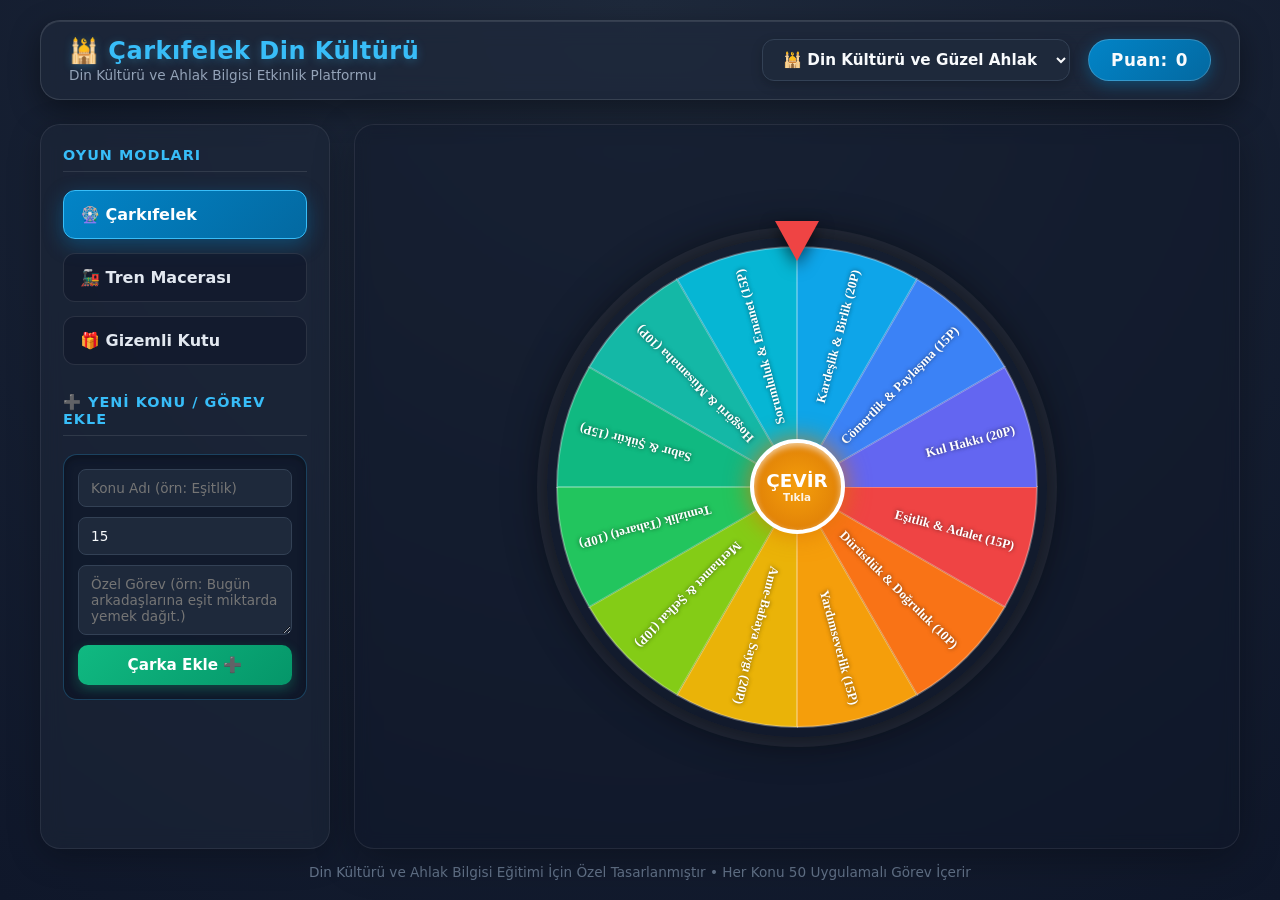
<file: index.html>
<!DOCTYPE html>
<html lang="tr">
<head>
    <meta charset="UTF-8">
    <meta name="viewport" content="width=device-width, initial-scale=1.0">
    <title>Çarkıfelek</title>
    <style>
        /* --- GENEL AYARLAR VE SIFIRLAMA --- */
        * {
            box-sizing: border-box;
            margin: 0;
            padding: 0;
            font-family: 'Segoe UI', system-ui, -apple-system, BlinkMacSystemFont, Roboto, sans-serif;
            user-select: none;
        }

        /* Özel Kaydırma Çubuğu */
        ::-webkit-scrollbar {
            width: 8px;
        }
        ::-webkit-scrollbar-track {
            background: rgba(15, 23, 42, 0.6);
        }
        ::-webkit-scrollbar-thumb {
            background: #0284c7;
            border-radius: 4px;
        }

        body {
            background: radial-gradient(circle at top, #1e293b 0%, #0f172a 100%);
            color: #f8fafc;
            min-height: 100vh;
            display: flex;
            flex-direction: column;
            align-items: center;
            padding: 20px 15px;
            overflow-x: hidden;
        }

        /* --- ÜST BİLGİ VE KONTROL ALANI (HEADER) --- */
        header {
            width: 100%;
            max-width: 1200px;
            display: flex;
            justify-content: space-between;
            align-items: center;
            background: rgba(30, 41, 59, 0.7);
            backdrop-filter: blur(12px);
            -webkit-backdrop-filter: blur(12px);
            padding: 16px 28px;
            border-radius: 20px;
            border: 1px solid rgba(255, 255, 255, 0.12);
            box-shadow: 0 10px 30px rgba(0, 0, 0, 0.4), inset 0 1px 0 rgba(255, 255, 255, 0.1);
            margin-bottom: 24px;
        }

        .title-box h1 {
            font-size: 1.5rem;
            color: #38bdf8;
            letter-spacing: 0.5px;
            display: flex;
            align-items: center;
            gap: 10px;
            text-shadow: 0 2px 10px rgba(56, 189, 248, 0.3);
        }

        .title-box p {
            font-size: 0.85rem;
            color: #94a3b8;
            margin-top: 2px;
        }

        .header-controls {
            display: flex;
            gap: 18px;
            align-items: center;
        }

        select {
            background: #1e293b;
            color: #f8fafc;
            border: 1.5px solid #334155;
            padding: 10px 16px;
            border-radius: 12px;
            font-size: 0.95rem;
            font-weight: 600;
            outline: none;
            cursor: pointer;
            transition: all 0.25s ease;
            box-shadow: 0 4px 12px rgba(0,0,0,0.2);
        }

        select:hover, select:focus {
            border-color: #38bdf8;
            box-shadow: 0 0 15px rgba(56, 189, 248, 0.3);
        }

        .score-board {
            background: linear-gradient(135deg, #0284c7 0%, #0369a1 100%);
            padding: 10px 22px;
            border-radius: 30px;
            font-weight: 800;
            font-size: 1.05rem;
            letter-spacing: 0.5px;
            border: 1px solid rgba(255, 255, 255, 0.2);
            box-shadow: 0 4px 15px rgba(2, 132, 199, 0.4);
            display: flex;
            align-items: center;
            gap: 8px;
        }

        /* --- ANA DÜZEN (LAYOUT) --- */
        .main-layout {
            display: flex;
            width: 100%;
            max-width: 1200px;
            flex: 1;
            gap: 24px;
        }

        /* --- SOL YAN MENÜ (SIDEBAR) --- */
        .sidebar {
            width: 290px;
            background: rgba(30, 41, 59, 0.5);
            backdrop-filter: blur(10px);
            border-radius: 20px;
            border: 1px solid rgba(255, 255, 255, 0.08);
            padding: 22px;
            display: flex;
            flex-direction: column;
            gap: 14px;
            box-shadow: 0 8px 32px rgba(0, 0, 0, 0.25);
        }

        .sidebar h3 {
            font-size: 0.9rem;
            color: #38bdf8;
            letter-spacing: 1px;
            text-transform: uppercase;
            border-bottom: 1px solid rgba(255, 255, 255, 0.1);
            padding-bottom: 8px;
            margin-bottom: 4px;
        }

        .mode-btn {
            background: rgba(15, 23, 42, 0.6);
            border: 1px solid rgba(255, 255, 255, 0.1);
            color: #e2e8f0;
            padding: 14px 16px;
            border-radius: 12px;
            font-size: 1rem;
            font-weight: 700;
            cursor: pointer;
            text-align: left;
            transition: all 0.25s ease;
            display: flex;
            align-items: center;
            gap: 10px;
        }

        .mode-btn:hover {
            background: rgba(56, 189, 248, 0.15);
            border-color: #38bdf8;
            transform: translateX(4px);
        }

        .mode-btn.active {
            background: linear-gradient(135deg, #0284c7 0%, #0369a1 100%);
            border-color: #38bdf8;
            color: #ffffff;
            box-shadow: 0 6px 20px rgba(2, 132, 199, 0.4);
        }

        /* YENİ KONU EKLEME FORMU */
        .add-topic-box {
            background: rgba(15, 23, 42, 0.7);
            border: 1px solid rgba(56, 189, 248, 0.25);
            border-radius: 14px;
            padding: 14px;
            display: flex;
            flex-direction: column;
            gap: 10px;
            box-shadow: inset 0 2px 8px rgba(0,0,0,0.3);
        }

        .add-topic-box input, .add-topic-box textarea {
            background: #1e293b;
            color: #f8fafc;
            border: 1px solid #334155;
            border-radius: 8px;
            padding: 10px 12px;
            font-size: 0.85rem;
            outline: none;
            width: 100%;
            transition: border-color 0.2s ease;
        }

        .add-topic-box input:focus, .add-topic-box textarea:focus {
            border-color: #38bdf8;
            box-shadow: 0 0 8px rgba(56, 189, 248, 0.25);
        }

        .btn-add-custom {
            background: linear-gradient(135deg, #10b981 0%, #059669 100%);
            color: white;
            border: none;
            padding: 11px;
            border-radius: 10px;
            font-weight: 800;
            font-size: 0.95rem;
            cursor: pointer;
            transition: all 0.25s ease;
            box-shadow: 0 4px 12px rgba(16, 185, 129, 0.3);
        }

        .btn-add-custom:hover {
            transform: translateY(-2px);
            box-shadow: 0 6px 18px rgba(16, 185, 129, 0.5);
        }

        /* --- OYUN EKRANI --- */
        .game-screen {
            flex: 1;
            display: flex;
            justify-content: center;
            align-items: center;
            position: relative;
            background: rgba(15, 23, 42, 0.4);
            backdrop-filter: blur(8px);
            border-radius: 20px;
            border: 1px solid rgba(255, 255, 255, 0.08);
            overflow: hidden;
            min-height: 580px;
            transition: transform 1s cubic-bezier(0.25, 1, 0.5, 1);
            transform-origin: center bottom;
            box-shadow: 0 10px 40px rgba(0, 0, 0, 0.3);
        }

        .game-screen.zoomed {
            transform: scale(2.4) translateY(12%);
        }

        .game-mode {
            display: none;
            width: 100%;
            height: 100%;
            justify-content: center;
            align-items: center;
            flex-direction: column;
        }

        .game-mode.active {
            display: flex;
            animation: fadeIn 0.4s ease-out;
        }

        @keyframes fadeIn {
            from { opacity: 0; transform: scale(0.98); }
            to { opacity: 1; transform: scale(1); }
        }

        /* --- 1. ÇARKIFELEK --- */
        .wheel-wrapper {
            position: relative;
            width: 500px;
            height: 500px;
            display: flex;
            justify-content: center;
            align-items: center;
            margin: 10px 0;
        }

        .pointer {
            position: absolute;
            top: -16px;
            left: 50%;
            transform: translateX(-50%);
            width: 0;
            height: 0;
            border-left: 22px solid transparent;
            border-right: 22px solid transparent;
            border-top: 40px solid #ef4444;
            z-index: 10;
            filter: drop-shadow(0 6px 8px rgba(0,0,0,0.6));
        }

        canvas {
            border-radius: 50%;
            box-shadow: 0 0 40px rgba(0, 0, 0, 0.7), 0 0 0 10px rgba(255, 255, 255, 0.08);
        }

        .spin-btn {
            position: absolute;
            width: 95px;
            height: 95px;
            background: radial-gradient(circle, #f59e0b 0%, #d97706 100%);
            border: 4px solid #ffffff;
            border-radius: 50%;
            color: #ffffff;
            font-weight: 900;
            font-size: 1.15rem;
            display: flex;
            flex-direction: column;
            justify-content: center;
            align-items: center;
            cursor: pointer;
            box-shadow: 0 0 25px rgba(217, 119, 6, 0.8), inset 0 3px 6px rgba(255,255,255,0.6);
            z-index: 5;
            transition: all 0.2s ease;
        }

        .spin-btn:hover {
            transform: scale(1.06);
        }

        .spin-btn:active {
            transform: scale(0.95);
        }

        .spin-btn span {
            font-size: 0.65rem;
            font-weight: 600;
            opacity: 0.9;
        }

        /* --- 2. TREN ANIMASYONU --- */
        .train-world {
            position: relative;
            width: 100%;
            height: 100%;
            display: flex;
            flex-direction: column;
            justify-content: flex-end;
        }

        .railway {
            width: 100%;
            height: 25px;
            background: #334155;
            position: absolute;
            bottom: 60px;
            border-top: 3px solid #94a3b8;
            border-bottom: 3px solid #94a3b8;
            z-index: 2;
        }

        .tunnel {
            position: absolute;
            right: -40px;
            bottom: 62px;
            font-size: 11rem;
            z-index: 10;
            line-height: 0.8;
            text-shadow: -10px 0 20px rgba(0,0,0,0.8);
        }

        .train {
            position: absolute;
            left: -250px;
            bottom: 70px;
            font-size: 6rem;
            z-index: 5;
            transition: transform 3.5s cubic-bezier(0.25, 0.1, 0.25, 1);
        }

        .train.go {
            transform: translateX(1200px);
        }

        .box-drop {
            position: absolute;
            left: 50%;
            top: -250px;
            transform: translateX(-50%);
            font-size: 4rem;
            cursor: pointer;
            transition: top 0.6s cubic-bezier(0.5, 1.5, 0.8, 1), transform 0.3s, opacity 0.3s;
            filter: drop-shadow(0 12px 20px rgba(0,0,0,0.7));
            opacity: 0;
            z-index: 15;
            text-align: center;
        }

        .box-drop.falling {
            top: calc(100% - 150px);
            opacity: 1;
        }

        .box-drop:hover {
            transform: translateX(-50%) scale(1.1);
        }

        .box-drop.opening {
            transform: translateX(-50%) scale(3.5);
            opacity: 0;
            transition: transform 0.8s cubic-bezier(0.25, 1, 0.5, 1), opacity 0.8s ease-out;
            pointer-events: none;
        }

        .start-train-btn {
            background: linear-gradient(135deg, #8b5cf6 0%, #6d28d9 100%);
            color: white;
            border: none;
            padding: 16px 40px;
            border-radius: 14px;
            font-size: 1.25rem;
            font-weight: 800;
            cursor: pointer;
            margin-bottom: 250px;
            box-shadow: 0 6px 20px rgba(139, 92, 246, 0.5);
            z-index: 20;
            position: relative;
            transition: all 0.25s ease;
        }

        .start-train-btn:hover {
            transform: translateY(-3px);
            box-shadow: 0 10px 25px rgba(139, 92, 246, 0.7);
        }

        .flash-overlay {
            position: absolute;
            top: 0;
            left: 0;
            width: 100%;
            height: 100%;
            background: white;
            opacity: 0;
            z-index: 50;
            pointer-events: none;
            transition: opacity 0.5s ease-out;
        }

        .flash-overlay.flash {
            opacity: 0.85;
        }

        /* --- 3. GİZEMLİ KUTU --- */
        .mystery-box {
            font-size: 8.5rem;
            cursor: pointer;
            filter: drop-shadow(0 15px 25px rgba(0,0,0,0.6));
            transition: transform 0.3s cubic-bezier(0.34, 1.56, 0.64, 1);
        }

        .mystery-box:hover {
            transform: scale(1.12) rotate(3deg);
        }

        .mystery-box.shake {
            animation: shake 0.5s cubic-bezier(.36,.07,.19,.97) both;
        }

        @keyframes shake {
            10%, 90% { transform: translate3d(-6px, 0, 0); }
            20%, 80% { transform: translate3d(6px, 0, 0); }
            30%, 50%, 70% { transform: translate3d(-12px, 0, 0) rotate(-6deg); }
            40%, 60% { transform: translate3d(12px, 0, 0) rotate(6deg); }
        }

        /* --- MODAL (SORU PENCERESİ) --- */
        .modal-overlay {
            position: fixed;
            top: 0;
            left: 0;
            width: 100vw;
            height: 100vh;
            background: rgba(15, 23, 42, 0.85);
            backdrop-filter: blur(10px);
            display: flex;
            justify-content: center;
            align-items: center;
            z-index: 100;
            opacity: 0;
            visibility: hidden;
            transition: all 0.4s ease;
        }

        .modal-overlay.active {
            opacity: 1;
            visibility: visible;
            transition-delay: 0.2s;
        }

        .modal-card {
            background: #1e293b;
            border: 2px solid #38bdf8;
            border-radius: 28px;
            padding: 40px;
            width: 90%;
            max-width: 650px;
            text-align: center;
            box-shadow: 0 30px 60px -12px rgba(0, 0, 0, 0.8), 0 0 30px rgba(56, 189, 248, 0.2);
            transform: scale(0.3);
            transition: transform 0.6s cubic-bezier(0.34, 1.56, 0.64, 1);
        }

        .modal-overlay.active .modal-card {
            transform: scale(1);
        }

        .modal-header {
            display: inline-block;
            background: rgba(56, 189, 248, 0.15);
            color: #38bdf8;
            padding: 8px 20px;
            border-radius: 20px;
            font-size: 0.95rem;
            font-weight: 700;
            margin-bottom: 14px;
            border: 1px solid rgba(56, 189, 248, 0.3);
        }

        .modal-title {
            font-size: 2.3rem;
            color: #f8fafc;
            margin-bottom: 6px;
            font-weight: 800;
        }

        .modal-points {
            font-size: 1.25rem;
            color: #fbbf24;
            font-weight: 800;
            margin-bottom: 22px;
        }

        .task-box {
            background: #0f172a;
            border-radius: 18px;
            padding: 26px;
            font-size: 1.3rem;
            color: #f1f5f9;
            line-height: 1.6;
            margin-bottom: 28px;
            border: 1px dashed rgba(255, 255, 255, 0.2);
            display: flex;
            align-items: center;
            justify-content: center;
            min-height: 110px;
            box-shadow: inset 0 2px 10px rgba(0,0,0,0.5);
        }

        .modal-actions {
            display: flex;
            gap: 16px;
            justify-content: center;
        }

        .btn {
            padding: 14px 30px;
            border-radius: 14px;
            font-size: 1.05rem;
            font-weight: 800;
            cursor: pointer;
            border: none;
            color: white;
            display: flex;
            align-items: center;
            gap: 10px;
            transition: all 0.25s ease;
        }

        .btn-remove {
            background: linear-gradient(135deg, #ef4444 0%, #dc2626 100%);
            box-shadow: 0 4px 15px rgba(239, 68, 68, 0.4);
        }

        .btn-spin {
            background: linear-gradient(135deg, #10b981 0%, #059669 100%);
            box-shadow: 0 4px 15px rgba(16, 185, 129, 0.4);
        }

        .btn:hover {
            transform: translateY(-2px);
            filter: brightness(1.1);
        }

        footer {
            font-size: 0.85rem;
            color: #64748b;
            margin-top: 15px;
            text-align: center;
            width: 100%;
        }

        /* DÜŞÜK EKRAN UYUMLULUĞU (RESPONSIVE) */
        @media (max-width: 768px) {
            .main-layout { flex-direction: column; }
            .sidebar { width: 100%; }
            .wheel-wrapper { width: 330px; height: 330px; }
            header { flex-direction: column; gap: 12px; text-align: center; }
            .box-drop.falling { top: calc(100% - 130px); }
        }
    </style>
</head>
<body>

    <header>
        <div class="title-box">
            <h1>🕌 Çarkıfelek Din Kültürü</h1>
            <p>Din Kültürü ve Ahlak Bilgisi Etkinlik Platformu</p>
        </div>
        <div class="header-controls">
            <select id="presetSelect" onchange="changePreset()">
                <option value="din_kulturu">🕌 Din Kültürü ve Güzel Ahlak</option>
                <option value="din_ibadet">🤲 İbadetler ve Temel Bilgiler</option>
            </select>
            <div class="score-board">Puan: <span id="totalScore">0</span></div>
        </div>
    </header>

    <div class="main-layout">
        <!-- SOL MENÜ -->
        <div class="sidebar">
            <h3>Oyun Modları</h3>
            <button class="mode-btn active" onclick="setMode('wheel', this)">🎡 Çarkıfelek</button>
            <button class="mode-btn" onclick="setMode('train', this)">🚂 Tren Macerası</button>
            <button class="mode-btn" onclick="setMode('box', this)">🎁 Gizemli Kutu</button>

            <!-- KENDİMİZ EKLEYEBİLELİM FORMU -->
            <h3 style="margin-top: 15px;">➕ Yeni Konu / Görev Ekle</h3>
            <div class="add-topic-box">
                <input type="text" id="newTopicName" placeholder="Konu Adı (örn: Eşitlik)" />
                <input type="number" id="newTopicPoints" placeholder="Puan (örn: 15)" value="15" />
                <textarea id="newTopicCustomTask" placeholder="Özel Görev (örn: Bugün arkadaşlarına eşit miktarda yemek dağıt.)" rows="3"></textarea>
                <button class="btn-add-custom" onclick="addNewCustomTopic()">Çarka Ekle ➕</button>
            </div>
        </div>

        <!-- OYUN ALANI -->
        <div class="game-screen" id="mainGameScreen">
            <div class="flash-overlay" id="flashScreen"></div>

            <!-- Mod 1: Çarkıfelek -->
            <div id="mode-wheel" class="game-mode active">
                <div class="wheel-wrapper">
                    <div class="pointer"></div>
                    <canvas id="wheelCanvas" width="500" height="500"></canvas>
                    <button class="spin-btn" id="spinBtn" onclick="spin()">
                        ÇEVİR<span>Tıkla</span>
                    </button>
                </div>
            </div>

            <!-- Mod 2: Tren Macerası -->
            <div id="mode-train" class="game-mode">
                <button class="start-train-btn" id="trainBtn" onclick="startTrain()">Treni Yola Çıkar</button>
                <div class="box-drop" id="trainBox" onclick="openTrainBoxWithAnim()">📦<br><span style="font-size: 1.2rem; color:#fff;">Soru Kutusu</span></div>
                <div class="train-world">
                    <div class="tunnel">⛰️⬛</div>
                    <div class="railway"></div>
                    <div class="train" id="trainIcon">🚂🚋🚋</div>
                </div>
            </div>

            <!-- Mod 3: Gizemli Kutu -->
            <div id="mode-box" class="game-mode">
                <h2 style="color: #cbd5e1; margin-bottom: 20px;">Sıradaki Din Kültürü Konusu Ne Olacak?</h2>
                <div class="mystery-box" id="mBox" onclick="shakeBox()">🎁</div>
                <p style="color: #94a3b8; margin-top: 10px;">Açmak için kutuya tıkla</p>
            </div>

        </div>
    </div>

    <!-- Modal (Görev Ekranı) -->
    <div class="modal-overlay" id="resultModal">
        <div class="modal-card">
            <div class="modal-header" id="modalCategoryTag">Kategori</div>
            <div class="modal-title" id="modalTitle">Eşitlik & Adalet</div>
            <div class="modal-points" id="modalPoints">+10 Puan</div>
            <div class="task-box" id="modalTask">Görev yükleniyor...</div>
            <div class="modal-actions">
                <button class="btn btn-remove" onclick="removeCurrentSlice()">🗑️ Kaldır (Sil)</button>
                <button class="btn btn-spin" onclick="closeModal()">🔄 Tamam (Devam Et)</button>
            </div>
        </div>
    </div>

    <footer>
        Din Kültürü ve Ahlak Bilgisi Eğitimi İçin Özel Tasarlanmıştır • Her Konu 50 Uygulamalı Görev İçerir
    </footer>

    <script>
        // --- SESLER ---
        const audioCtx = new (window.AudioContext || window.webkitAudioContext)();
        function playSound(type) {
            if (audioCtx.state === 'suspended') audioCtx.resume();
            const osc = audioCtx.createOscillator(); const gain = audioCtx.createGain();
            osc.connect(gain); gain.connect(audioCtx.destination);
            if (type === 'tick') {
                osc.type = 'triangle'; osc.frequency.setValueAtTime(600, audioCtx.currentTime); osc.frequency.exponentialRampToValueAtTime(100, audioCtx.currentTime + 0.05);
                gain.gain.setValueAtTime(0.15, audioCtx.currentTime); gain.gain.linearRampToValueAtTime(0.01, audioCtx.currentTime + 0.05);
                osc.start(); osc.stop(audioCtx.currentTime + 0.05);
            } else if (type === 'drop') {
                osc.type = 'sine'; osc.frequency.setValueAtTime(200, audioCtx.currentTime); osc.frequency.exponentialRampToValueAtTime(50, audioCtx.currentTime + 0.3);
                gain.gain.setValueAtTime(0.3, audioCtx.currentTime); gain.gain.linearRampToValueAtTime(0.01, audioCtx.currentTime + 0.3);
                osc.start(); osc.stop(audioCtx.currentTime + 0.3);
            } else if (type === 'win') {
                [400, 500, 600, 800].forEach((f, i) => {
                    const o = audioCtx.createOscillator(); const g = audioCtx.createGain(); o.connect(g); g.connect(audioCtx.destination);
                    o.frequency.value = f; g.gain.setValueAtTime(0.1, audioCtx.currentTime + i*0.1); g.gain.linearRampToValueAtTime(0.01, audioCtx.currentTime + i*0.1+0.2);
                    o.start(audioCtx.currentTime + i*0.1); o.stop(audioCtx.currentTime + i*0.1+0.2);
                });
            } else if (type === 'boom') {
                osc.type = 'square'; osc.frequency.setValueAtTime(100, audioCtx.currentTime); osc.frequency.exponentialRampToValueAtTime(10, audioCtx.currentTime + 0.8);
                gain.gain.setValueAtTime(0.4, audioCtx.currentTime); gain.gain.linearRampToValueAtTime(0.01, audioCtx.currentTime + 0.8);
                osc.start(); osc.stop(audioCtx.currentTime + 0.8);
            }
        }

        // --- DIN KÜLTÜRÜ 50 GÖREV ÜRETİCİ ---
        function generate50Tasks(categoryName, customFirstTask) {
            const tasks = [];
            
            if (customFirstTask && customFirstTask.trim() !== "") {
                tasks.push(`[${categoryName} - Görev 1]: ${customFirstTask}`);
            } else {
                if (categoryName.includes("Eşitlik") || categoryName.includes("Adalet")) {
                    tasks.push(`[${categoryName} - Görev 1]: Bugün arkadaşlarına veya kardeşlerine eşit miktarda yemek/ikram dağıt ve adil davran.`);
                } else if (categoryName.includes("Yardımseverlik") || categoryName.includes("Sadaka")) {
                    tasks.push(`[${categoryName} - Görev 1]: Bugün bir arkadaşına yardıma ihtiyacı olduğu bir konuda destek ol veya bir hayır yap.`);
                } else if (categoryName.includes("Dürüstlük")) {
                    tasks.push(`[${categoryName} - Görev 1]: Bugün gün boyunca ne olursa olsun dürüst olmaya ve doğruyu söylemeye özen göster.`);
                } else {
                    tasks.push(`[${categoryName} - Görev 1]: "${categoryName}" bilinciyle bugün çevrendeki insanlara faydalı bir adım at.`);
                }
            }

            const actionTemplates = [
                `Bugün sınıfta veya evde "${categoryName}" ilkesini uyguladığın somut bir davranışı arkadaşlarınla paylaş.`,
                `Peygamberimizin "${categoryName}" ile ilgili bir hadis-i şerifini öğrenip bir arkadaşına anlat.`,
                `Bugün gün boyunca insanlara güler yüz göstererek sadaka sevabı kazan.`,
                `Ailenden veya arkadaşlarından biriyle "${categoryName}" üzerine kısa bir sohbet et.`,
                `Bugün çevrendeki bir insanın yükünü hafifletecek somut bir kolaylık sağla.`,
                `Peygamber Efendimizin hayatından "${categoryName}" konusuna örnek teşkil eden bir olayı araştır.`,
                `Bugün bir insana veya hayvana merhametle muamele ederek ne hissettiğini yaz.`,
                `Sofraya oturmadan ve kalktıktan sonra ellerini yıkayıp şükretmeyi unutma.`,
                `Bugün bir arkadaşına güzel bir söz söyleyerek gönlünü al.`,
                `Çevrendeki ve doğadaki nimetlere dikkat ederek bugün israftan kaçın.`,
                `İki arkadaşın arasında herhangi bir anlaşmazlık olursa adil ve eşit bir hakem ol.`,
                `Bugün kul hakkına girmemek için sıraya girerken ve konuşurken hakk gözettiğine emin ol.`
            ];

            while (tasks.length < 50) {
                const idx = tasks.length + 1;
                const template = actionTemplates[(idx - 2) % actionTemplates.length];
                tasks.push(`[${categoryName} - Görev ${idx}]: ${template}`);
            }

            return tasks;
        }

        let rawPresets = {
            din_kulturu: [
                { name: "Eşitlik & Adalet", points: 15, customTask: "Bugün arkadaşlarına veya kardeşlerine eşit miktarda yemek/ikram dağıt." },
                { name: "Dürüstlük & Doğruluk", points: 10, customTask: "Bugün ne olursa olsun yalan söylemeyeceğine ve dürüst kalacağına söz ver." },
                { name: "Yardımseverlik", points: 15, customTask: "Bugün yardıma ihtiyacı olan bir arkadaşına veya büyüğüne yardım et." },
                { name: "Anne-Babaya Saygı", points: 20, customTask: "Bugün annene veya babana güler yüzle sarılıp yardıma ihtiyacı olup olmadığını sor." },
                { name: "Merhamet & Şefkat", points: 10, customTask: "Bugün sokaktaki bir hayvana veya bir cana merhametle yaklaş, su/yemek ver." },
                { name: "Temizlik (Taharet)", points: 10, customTask: "Bugün çevreni, sıranı ve odanı tertemiz tut, temizliğin imandan geldiğini hatırla." },
                { name: "Sabır & Şükür", points: 15, customTask: "Bugün karşılaştığın zor bir durumda öfkelenmeyip sabret ve sahip olduklarına şükret." },
                { name: "Hoşgörü & Müsamaha", points: 10, customTask: "Bugün sana yapılan küçük bir hatayı hoşgörüyle karşıla ve affedici ol." },
                { name: "Sorumluluk & Emanet", points: 15, customTask: "Sana verilen bir eşyayı veya görevi en güzel şekilde koruyup yerine getir." },
                { name: "Kardeşlik & Birlik", points: 20, customTask: "Bugün küs olduğun veya az konuştuğun bir arkadaşına selam verip barış." },
                { name: "Cömertlik & Paylaşma", points: 15, customTask: "Bugün sahip olduğun imkanlardan veya eşyalardan birini arkadaşınla paylaş." },
                { name: "Kul Hakkı", points: 20, customTask: "Bugün kimsenin sırasını gasp etme, arkasından konuşma ve kul hakkından kaçın." }
            ],
            din_ibadet: [
                { name: "Namaz & İbadet", points: 20, customTask: "Bugün ibadetlerin insan ruhuna kazandırdığı huzuru düşün ve bir ibadet duasını oku." },
                { name: "Dua Etmek", points: 15, customTask: "Bugün hem kendin hem de tüm sevdiklerin ve mazlumlar için içtenlikle dua et." },
                { name: "Kuran-ı Kerim", points: 20, customTask: "Kuran-ı Kerim'den Türkçe mealiyle bir ayet okuyup anlamı üzerine düşün." },
                { name: "Güvenilirlik (El-Emin)", points: 15, customTask: "Peygamberimizin El-Emin sıfatını örnek alarak bugün sözünde dur." },
                { name: "Selamlaşmak", points: 10, customTask: "Bugün karşılaştığın en az 5 kişiye içtenlikle 'Selamün Aleyküm' de ve selam ver." },
                { name: "İsraftan Kaçınmak", points: 15, customTask: "Bugün tabağındaki yemeği bitir, suyu boşa akıtma ve israftan kaçın." }
            ]
        };

        let activeSlices = []; let totalScore = 0; let selectedSliceIndex = -1;
        const sliceColors = ["#ef4444", "#f97316", "#f59e0b", "#eab308", "#84cc16", "#22c55e", "#10b981", "#14b8a6", "#06b6d4", "#0ea5e9", "#3b82f6", "#6366f1", "#8b5cf6", "#a855f7", "#d946ef", "#ec4899"];

        function changePreset() {
            const presetKey = document.getElementById("presetSelect").value;
            activeSlices = rawPresets[presetKey].map((item, idx) => ({
                name: item.name, points: item.points, color: sliceColors[idx % sliceColors.length], tasks: generate50Tasks(item.name, item.customTask)
            }));
            drawWheel();
        }

        function addNewCustomTopic() {
            const topicName = document.getElementById("newTopicName").value.trim();
            const topicPoints = parseInt(document.getElementById("newTopicPoints").value) || 10;
            const customTask = document.getElementById("newTopicCustomTask").value.trim();

            if (!topicName) {
                alert("Lütfen bir konu adı girin! (Örn: Eşitlik)");
                return;
            }

            const newSlice = {
                name: topicName,
                points: topicPoints,
                color: sliceColors[activeSlices.length % sliceColors.length],
                tasks: generate50Tasks(topicName, customTask)
            };

            activeSlices.push(newSlice);
            
            document.getElementById("newTopicName").value = "";
            document.getElementById("newTopicCustomTask").value = "";

            drawWheel();
            alert(`"${topicName}" konusu ve 50 özel görevi başarıyla çarka eklendi! 🎉`);
        }

        // --- SOL MENÜ GEÇİŞ ---
        function setMode(modeId, btn) {
            document.querySelectorAll('.game-mode').forEach(el => el.classList.remove('active'));
            document.getElementById('mode-' + modeId).classList.add('active');
            document.querySelectorAll('.mode-btn').forEach(el => el.classList.remove('active'));
            btn.classList.add('active');
        }

        // --- ÇARKIFELEK İŞLEMLERİ ---
        const canvas = document.getElementById("wheelCanvas"); const ctx = canvas.getContext("2d"); const radius = canvas.width / 2;
        let currentAngle = 0; let isSpinning = false;

        function drawWheel() {
            ctx.clearRect(0, 0, canvas.width, canvas.height);
            if (activeSlices.length === 0) { ctx.fillStyle = "#fff"; ctx.font = "bold 20px Segoe UI"; ctx.textAlign = "center"; ctx.fillText("Tüm konular tamamlandı!", radius, radius); return; }
            const arcSize = (2 * Math.PI) / activeSlices.length;
            for (let i = 0; i < activeSlices.length; i++) {
                const angle = currentAngle + i * arcSize;
                ctx.beginPath(); ctx.moveTo(radius, radius); ctx.arc(radius, radius, radius - 10, angle, angle + arcSize);
                ctx.fillStyle = activeSlices[i].color; ctx.fill(); ctx.lineWidth = 2; ctx.strokeStyle = "rgba(255,255,255,0.3)"; ctx.stroke();
                ctx.save(); ctx.translate(radius, radius); ctx.rotate(angle + arcSize / 2);
                ctx.textAlign = "right"; ctx.fillStyle = "#ffffff"; ctx.font = "bold 13px Segoe UI"; ctx.shadowColor = "rgba(0, 0, 0, 0.6)"; ctx.shadowBlur = 4;
                ctx.fillText(`${activeSlices[i].name} (${activeSlices[i].points}P)`, radius - 25, 5); ctx.restore();
            }
        }

        function spin() {
            if (isSpinning || activeSlices.length === 0) return;
            isSpinning = true; const spinDuration = 5000; const startAngle = currentAngle;
            const totalRotation = (5 + Math.random() * 5) * 2 * Math.PI; const startTime = performance.now(); let lastTick = currentAngle;

            function animateSpin(currentTime) {
                const progress = Math.min((currentTime - startTime) / spinDuration, 1);
                currentAngle = startAngle + (1 - Math.pow(1 - progress, 4)) * totalRotation; drawWheel();
                
                const arcSize = (2 * Math.PI) / activeSlices.length;
                if (Math.floor(currentAngle / arcSize) !== Math.floor(lastTick / arcSize)) { playSound('tick'); lastTick = currentAngle; }
                
                if (progress < 1) requestAnimationFrame(animateSpin);
                else { isSpinning = false; triggerResult((2 * Math.PI - (currentAngle % (2 * Math.PI)) + 1.5 * Math.PI) % (2 * Math.PI)); }
            }
            requestAnimationFrame(animateSpin);
        }

        // --- TREN MACERASI İŞLEMLERİ ---
        function startTrain() {
            if (activeSlices.length === 0) return alert("Bütün konular çözüldü!");
            const train = document.getElementById("trainIcon"); const box = document.getElementById("trainBox"); const btn = document.getElementById("trainBtn");
            btn.style.display = "none"; box.classList.remove("falling"); box.classList.remove("opening"); train.style.transition = "none"; train.classList.remove("go");
            
            setTimeout(() => {
                train.style.transition = "transform 3.5s cubic-bezier(0.25, 0.1, 0.25, 1)"; train.classList.add("go");
                setTimeout(() => { box.classList.add("falling"); playSound('drop'); }, 2200);
            }, 50);
        }

        function openTrainBoxWithAnim() {
            if (activeSlices.length === 0) return;
            const box = document.getElementById("trainBox");
            const screen = document.getElementById("mainGameScreen");
            const flash = document.getElementById("flashScreen");

            screen.classList.add("zoomed");
            
            setTimeout(() => {
                playSound('boom');
                box.classList.add("opening");
                flash.classList.add("flash");
                
                setTimeout(() => {
                    flash.classList.remove("flash");
                    triggerResult(Math.random() * 2 * Math.PI);
                }, 500);
            }, 1000);
        }

        // --- GİZEMLİ KUTU İŞLEMLERİ ---
        function shakeBox() {
            if (activeSlices.length === 0) return alert("Bütün konular çözüldü!");
            const box = document.getElementById("mBox");
            box.classList.add("shake"); playSound('tick');
            setTimeout(() => { box.classList.remove("shake"); triggerResult(Math.random() * 2 * Math.PI); }, 600);
        }

        // --- ORTAK SORU MODALI ---
        function triggerResult(calculatedAngle) {
            const arcSize = (2 * Math.PI) / activeSlices.length;
            selectedSliceIndex = Math.floor(calculatedAngle / arcSize) % activeSlices.length;
            const selected = activeSlices[selectedSliceIndex];
            
            totalScore += selected.points; document.getElementById("totalScore").innerText = totalScore;
            const taskIndex = Math.floor(Math.random() * selected.tasks.length);
            const chosenTask = selected.tasks[taskIndex];
            selected.tasks.splice(taskIndex, 1);

            document.getElementById("modalCategoryTag").innerText = document.getElementById("presetSelect").selectedOptions[0].text;
            document.getElementById("modalTitle").innerText = selected.name;
            document.getElementById("modalPoints").innerText = `🎯 Kazanılan: +${selected.points} Puan`;
            document.getElementById("modalTask").innerText = chosenTask;

            playSound('win'); document.getElementById("resultModal").classList.add("active");
        }

        function removeCurrentSlice() { 
            if (selectedSliceIndex !== -1) { activeSlices.splice(selectedSliceIndex, 1); selectedSliceIndex = -1; drawWheel(); } 
            closeModal(); 
        }

        function closeModal() { 
            document.getElementById("resultModal").classList.remove("active"); 
            const screen = document.getElementById("mainGameScreen");
            if (screen.classList.contains("zoomed")) {
                screen.classList.remove("zoomed");
                document.getElementById("trainBtn").style.display = "block"; 
                document.getElementById("trainBox").classList.remove("falling");
                document.getElementById("trainBox").classList.remove("opening");
            }
        }

        window.onload = () => { changePreset(); };
    </script>
</body>
</html>
</file>
